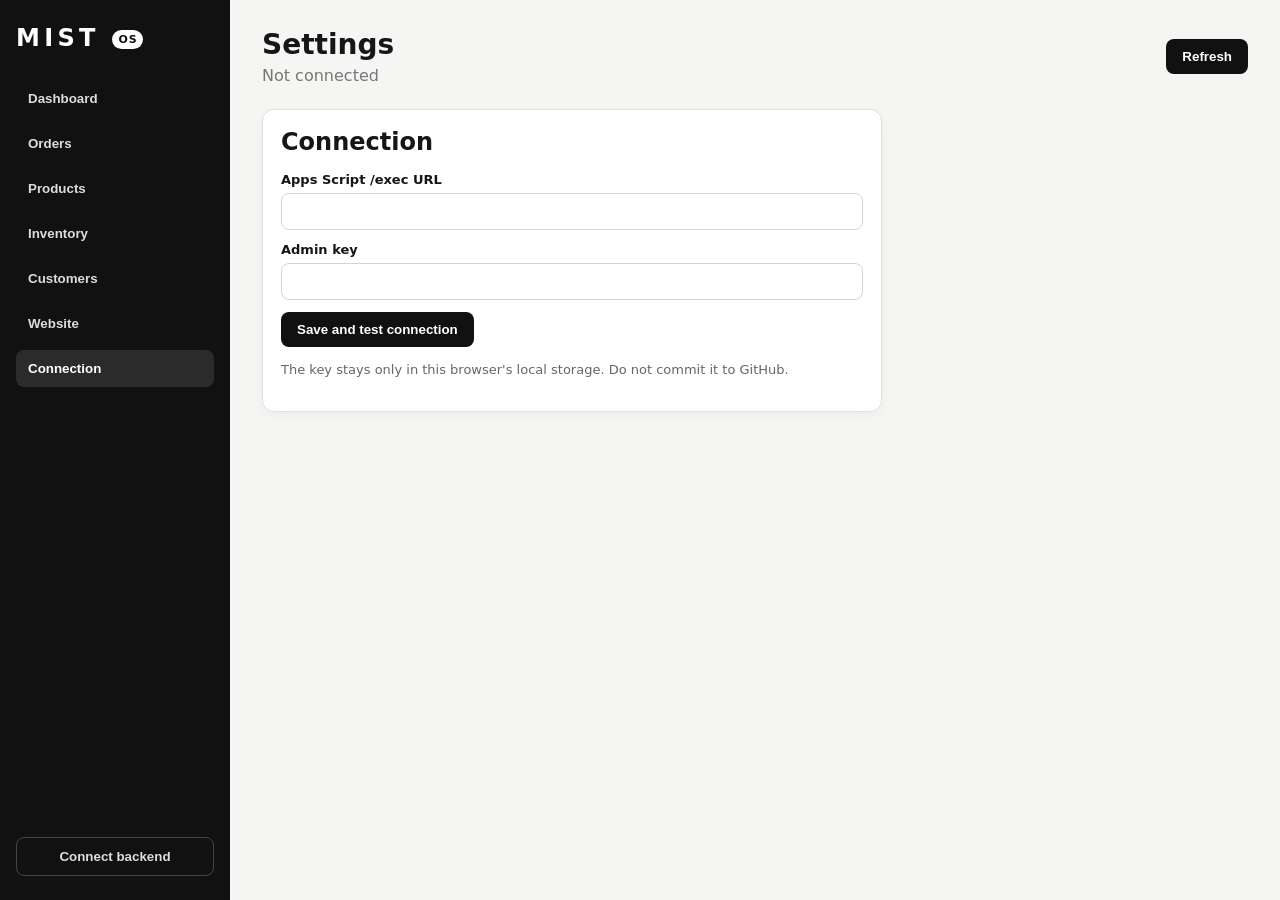
<file: admin/index.html>
<!doctype html><html lang="en"><head><meta charset="utf-8"><meta name="viewport" content="width=device-width,initial-scale=1"><title>MIST OS Admin</title><link rel="stylesheet" href="css/styles.css"></head><body>
<div class="app-shell"><aside class="sidebar"><div class="brand">MIST <span>OS</span></div><nav><button class="nav active" data-view="dashboard">Dashboard</button><button class="nav" data-view="orders">Orders</button><button class="nav" data-view="products">Products</button><button class="nav" data-view="inventory">Inventory</button><button class="nav" data-view="customers">Customers</button><button class="nav" data-view="website">Website</button><button class="nav" data-view="settings">Connection</button></nav><button id="connectBtn" class="secondary">Connect backend</button></aside>
<main><header class="topbar"><div><h1 id="pageTitle">Dashboard</h1><p id="statusText">Not connected</p></div><button id="refreshBtn">Refresh</button></header><div id="pageNotice" class="notice" hidden></div>
<section id="dashboardView" class="view active"><div id="cards" class="cards"></div><div class="panel"><h2>Orders by status</h2><div id="statusGrid" class="status-grid"></div></div></section>
<section id="ordersView" class="view"><div class="toolbar"><input id="orderSearch" placeholder="Search order, customer, email"><select id="statusFilter"><option value="">All statuses</option></select></div><div class="panel table-wrap"><table><thead><tr><th>Order</th><th>Customer</th><th>Total</th><th>Status</th><th>Payment</th><th>Submitted</th></tr></thead><tbody id="ordersBody"></tbody></table></div></section>
<section id="productsView" class="view"><div class="split"><form id="productForm" class="panel form-panel"><h2>Add or update SKU</h2><label>Product ID<input name="productId" required></label><label>SKU<input name="sku" required placeholder="AFS-WHT-XS"></label><label>Product name<input name="name" required></label><div class="two"><label>Color<input name="color" required></label><label>Size<input name="size" required></label></div><div class="two"><label>Price<input name="price" type="number" min="0" step="0.01" required></label><label>Active<select name="active"><option value="Yes">Yes</option><option value="No">No</option></select></label></div><button type="submit">Save SKU</button><button type="button" class="secondary" id="clearProductForm">Clear</button></form>
<form id="catalogForm" class="panel form-panel"><h2>Website showcase</h2><label>Product ID<input name="productId" required></label><label>Slug<input name="slug" required></label><label>Product name<input name="name" required></label><label>Description<textarea name="description" rows="3"></textarea></label><div class="two"><label>Badge<input name="badge"></label><label>Default color<input name="defaultColor"></label></div><div class="two"><label>Color<input name="color" required></label><label>Color code<input name="colorCode" required placeholder="WHT"></label></div><label>Front image path/URL<input name="frontImage" required></label><label>Back image path/URL<input name="backImage" required></label><div class="three"><label>Sort<input name="sortOrder" type="number" min="0" value="1"></label><label>Featured<select name="featured"><option value="Yes">Yes</option><option value="No">No</option></select></label><label>Active<select name="active"><option value="Yes">Yes</option><option value="No">No</option></select></label></div><button type="submit">Save showcase</button><button type="button" class="secondary" id="clearCatalogForm">Clear</button></form></div>
<div class="panel table-wrap"><h2>Sellable variants</h2><table><thead><tr><th>SKU</th><th>Product</th><th>Color</th><th>Size</th><th>Price</th><th>Active</th><th></th></tr></thead><tbody id="productsBody"></tbody></table></div><div class="panel table-wrap"><h2>Website showcase</h2><table><thead><tr><th>Product</th><th>Color</th><th>Badge</th><th>Sort</th><th>Featured</th><th>Active</th><th></th></tr></thead><tbody id="catalogBody"></tbody></table></div></section>
<section id="inventoryView" class="view"><div class="panel table-wrap"><table><thead><tr><th>SKU</th><th>Product</th><th>Color</th><th>Size</th><th>Stock</th><th>Reserved</th><th>Available</th></tr></thead><tbody id="inventoryBody"></tbody></table></div></section>
<section id="customersView" class="view"><div class="panel table-wrap"><table><thead><tr><th>Email</th><th>Name</th><th>Mobile</th><th>Orders</th><th>Lifetime spend</th><th>Last order</th></tr></thead><tbody id="customersBody"></tbody></table></div></section>
<section id="websiteView" class="view"><form id="websiteForm" class="panel form-panel"><h2>Website settings</h2><p class="help">These values update the storefront after refresh.</p><label>Store name<input name="store_name" required></label><label>Announcement bar<input name="announcement_text"></label><label>Hero eyebrow<input name="hero_eyebrow"></label><label>Hero title<input name="hero_title" required></label><label>Hero subtitle<textarea name="hero_subtitle" rows="3"></textarea></label><label>Hero button text<input name="hero_button"></label><div class="two"><label>Messenger username<input name="messenger_username"></label><label>Instagram username<input name="instagram_username"></label></div><button type="submit">Save website settings</button></form></section>
<section id="settingsView" class="view"><form id="settingsForm" class="panel form-panel narrow"><h2>Connection</h2><label>Apps Script /exec URL<input name="endpoint" type="url" required></label><label>Admin key<input name="adminKey" type="password" required></label><button type="submit">Save and test connection</button><p class="help">The key stays only in this browser's local storage. Do not commit it to GitHub.</p></form></section>
</main></div><div id="toast" class="toast" hidden></div><script src="js/utils.js"></script><script src="js/api.js"></script><script src="js/app.js"></script></body></html>
</file>
<file: admin/css/styles.css>
:root{font-family:Inter,ui-sans-serif,system-ui,-apple-system,BlinkMacSystemFont,"Segoe UI",sans-serif;color:#161616;background:#f5f5f3}*{box-sizing:border-box}body{margin:0}.app-shell{display:grid;grid-template-columns:230px 1fr;min-height:100vh}.sidebar{background:#111;color:#fff;padding:24px 16px;display:flex;flex-direction:column;gap:28px}.brand{font-size:24px;font-weight:800;letter-spacing:.18em}.brand span{font-size:11px;letter-spacing:.08em;background:#fff;color:#111;padding:3px 6px;border-radius:999px;vertical-align:middle}.sidebar nav{display:grid;gap:8px}.nav,.sidebar .secondary{width:100%;text-align:left;background:transparent;color:#ddd;border:0;border-radius:8px;padding:11px 12px;cursor:pointer}.nav.active,.nav:hover{background:#2b2b2b;color:#fff}.sidebar .secondary{margin-top:auto;border:1px solid #444;text-align:center}main{padding:28px 32px;min-width:0}.topbar{display:flex;justify-content:space-between;align-items:center;margin-bottom:24px}.topbar h1{margin:0;font-size:28px}.topbar p{margin:5px 0 0;color:#777}button{border:0;border-radius:8px;background:#111;color:#fff;padding:10px 16px;font-weight:700;cursor:pointer}button:disabled{opacity:.5}.view{display:none}.view.active{display:block}.cards{display:grid;grid-template-columns:repeat(4,minmax(150px,1fr));gap:14px;margin-bottom:18px}.card,.panel{background:#fff;border:1px solid #e2e2de;border-radius:12px;box-shadow:0 3px 12px rgba(0,0,0,.035)}.card{padding:18px}.card .label{font-size:13px;color:#777}.card .value{font-size:28px;font-weight:800;margin-top:5px}.panel{padding:18px;margin-bottom:18px}.panel h2{margin:0 0 16px}.status-grid{display:grid;grid-template-columns:repeat(4,1fr);gap:10px}.status-item{padding:12px;border-radius:8px;background:#f7f7f5}.status-item strong{display:block;font-size:22px}.toolbar{display:flex;gap:10px;margin-bottom:14px}.toolbar input{flex:1}.toolbar input,.toolbar select,input,select,textarea{border:1px solid #d5d5d0;border-radius:8px;padding:10px;background:#fff;width:100%;font:inherit}.table-wrap{overflow:auto}table{width:100%;border-collapse:collapse;white-space:nowrap}th,td{text-align:left;padding:11px 10px;border-bottom:1px solid #eee;font-size:14px}th{font-size:12px;text-transform:uppercase;letter-spacing:.04em;color:#666}.status-select,.payment-select{min-width:120px;padding:7px}.stock-input{width:90px}.split{display:grid;grid-template-columns:1fr 1fr;gap:18px}.form-panel label{display:grid;gap:6px;font-size:13px;font-weight:700;margin-bottom:12px}.two{display:grid;grid-template-columns:1fr 1fr;gap:10px}.three{display:grid;grid-template-columns:repeat(3,1fr);gap:10px}.narrow{max-width:620px}.help{font-size:13px;color:#666;line-height:1.5}.toast{position:fixed;right:20px;bottom:20px;background:#111;color:#fff;padding:12px 16px;border-radius:8px;max-width:360px;box-shadow:0 8px 30px rgba(0,0,0,.2)}@media(max-width:900px){.app-shell{grid-template-columns:1fr}.sidebar{position:static;padding:14px}.sidebar nav{grid-template-columns:repeat(3,1fr)}.sidebar .secondary{margin-top:0}.nav{text-align:center}main{padding:18px}.cards{grid-template-columns:repeat(2,1fr)}.split{grid-template-columns:1fr}.status-grid{grid-template-columns:repeat(2,1fr)}}

.notice{padding:12px 14px;border:1px solid #ddd;border-radius:8px;background:#fafaf8;margin-bottom:14px}.notice.error{background:#fff3f3;border-color:#ddb0b0;color:#7d1d1d}.notice.success{background:#f1faf3;border-color:#a9cdb2;color:#185b27}.empty-row{text-align:center;color:#777;padding:28px}.actions{display:flex;gap:6px}.table-action{padding:6px 9px;font-size:12px;background:#eee;color:#222}.loading{opacity:.6;pointer-events:none}.mobile-nav-toggle{display:none}.modal-backdrop{position:fixed;inset:0;background:rgba(0,0,0,.45);display:grid;place-items:center;padding:20px;z-index:100}.modal{background:#fff;border-radius:14px;width:min(720px,100%);max-height:90vh;overflow:auto;padding:22px}.modal-header{display:flex;justify-content:space-between;align-items:center}.modal-header button{background:#eee;color:#111}.badge-state{display:inline-block;padding:4px 8px;border-radius:999px;background:#eee;font-size:12px}.danger{background:#9d2020!important}@media(max-width:900px){.sidebar nav{grid-template-columns:repeat(2,1fr)}.topbar{align-items:flex-start}.mobile-nav-toggle{display:block}.three,.two{grid-template-columns:1fr}.cards{grid-template-columns:1fr 1fr}}@media(max-width:560px){main{padding:12px}.cards{grid-template-columns:1fr}.sidebar nav{grid-template-columns:1fr 1fr}.toolbar{flex-direction:column}.topbar h1{font-size:23px}}
</file>
